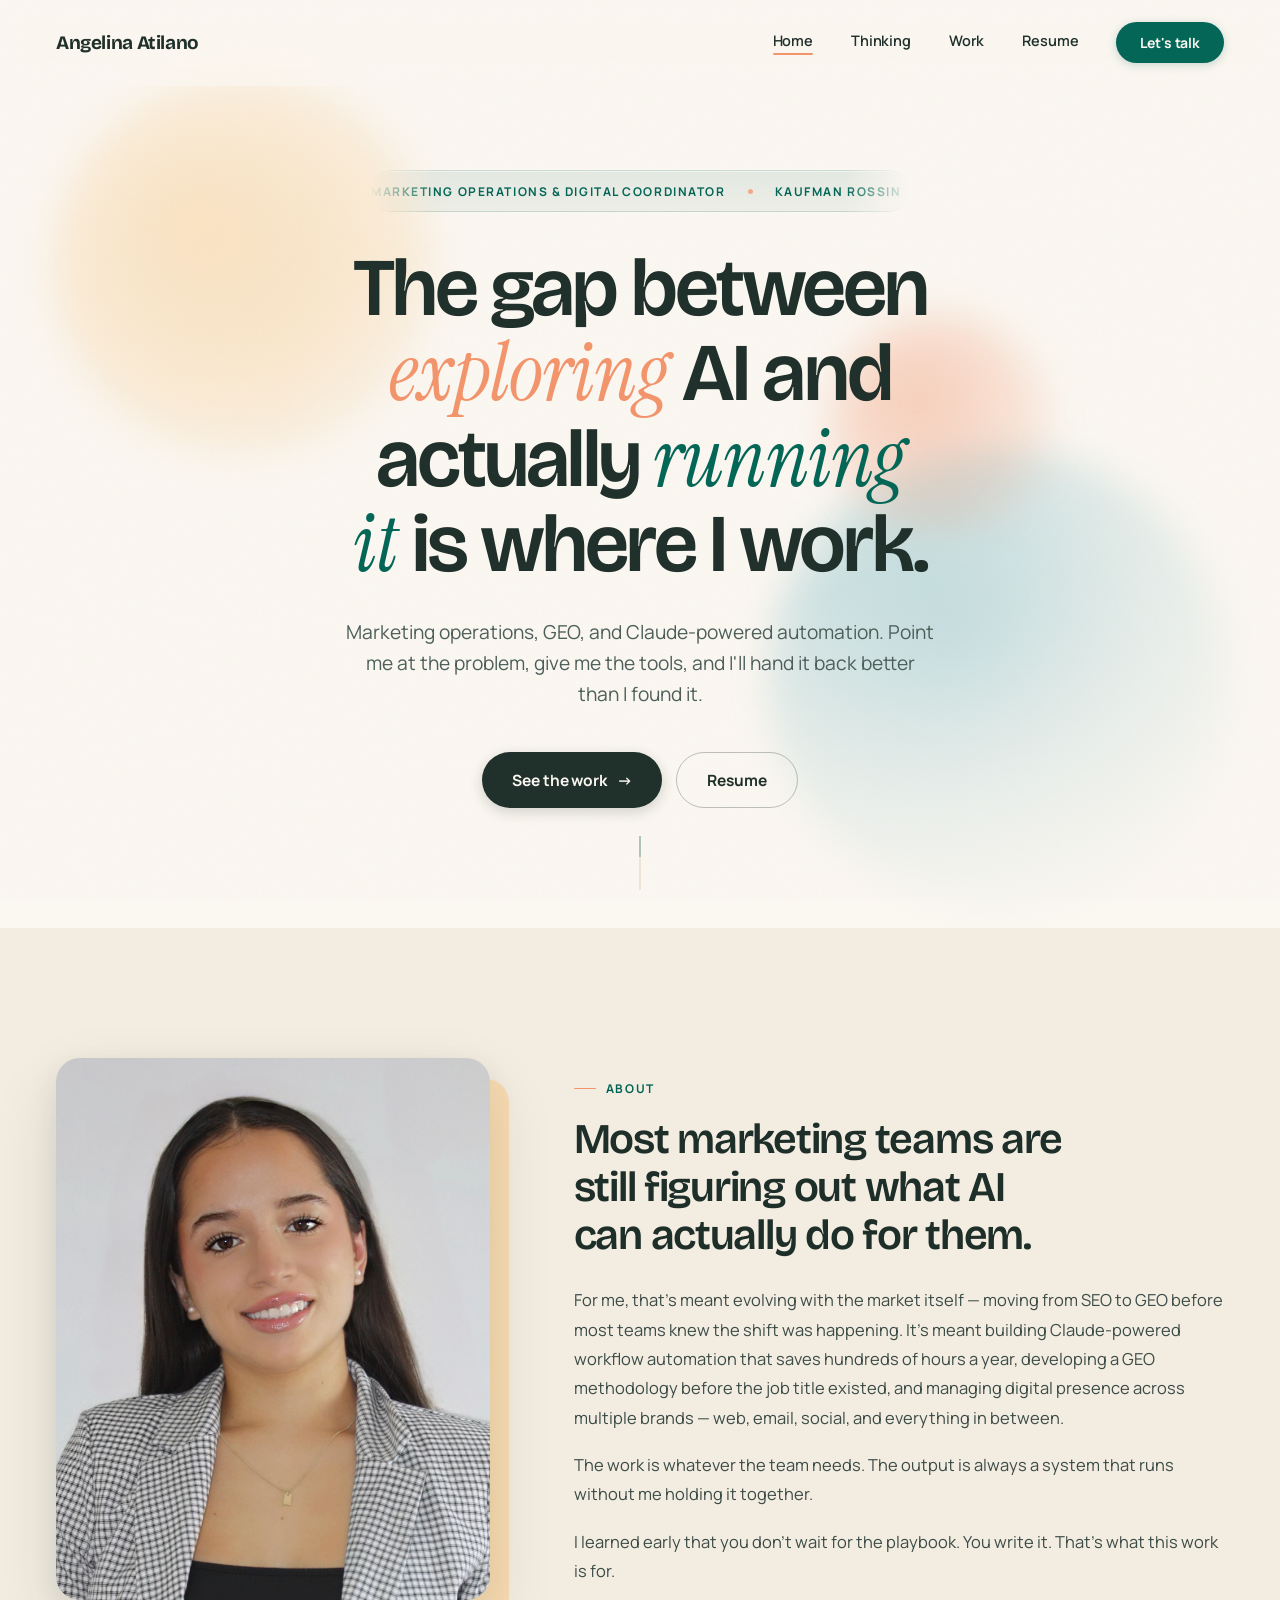
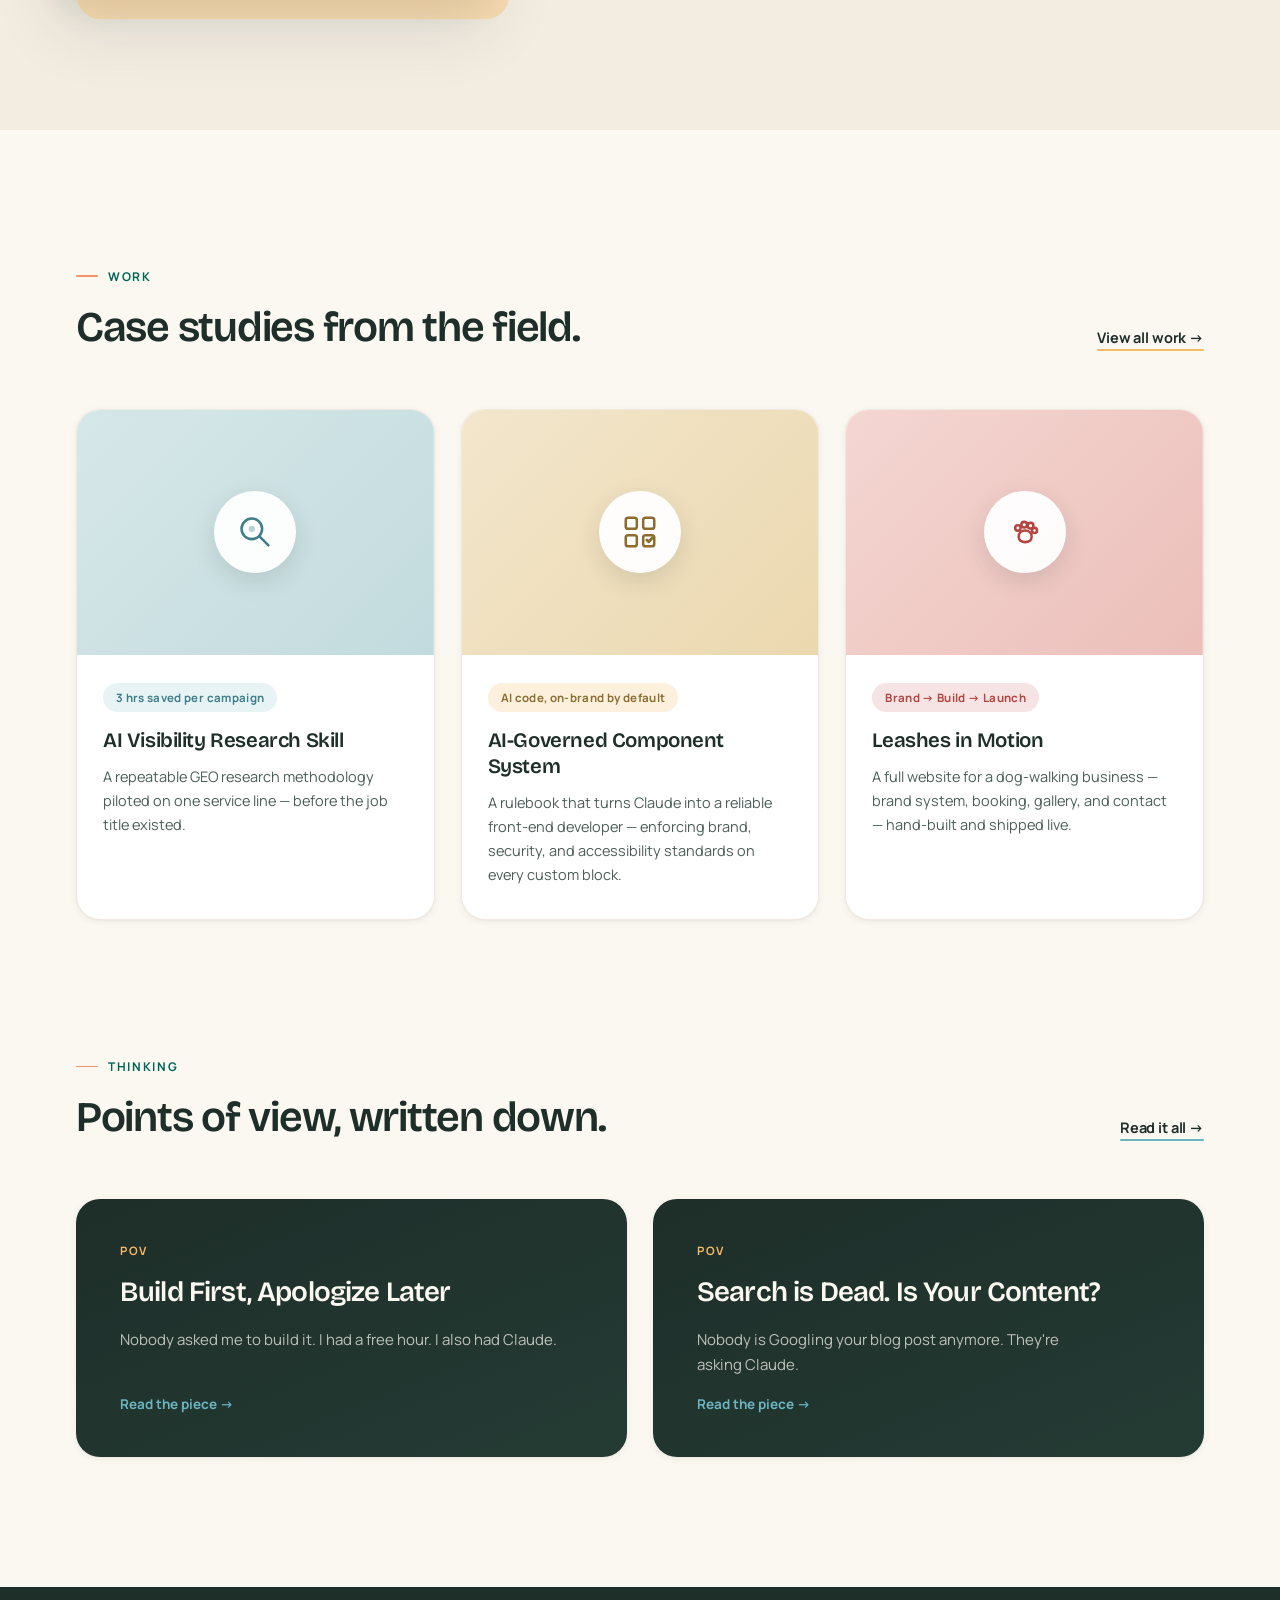
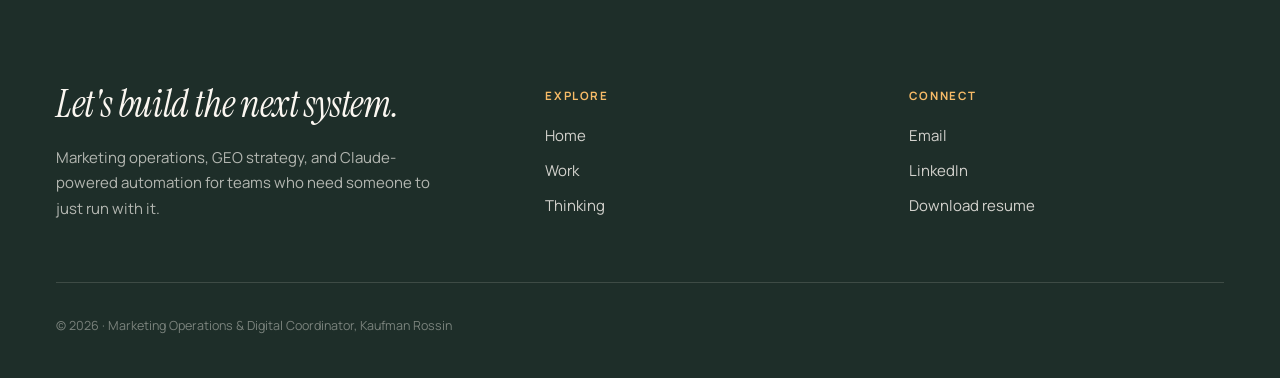
<file: index.html>
<!DOCTYPE html>
<html lang="en">
<head>
<meta charset="utf-8">
<meta name="viewport" content="width=device-width, initial-scale=1, viewport-fit=cover">
<meta name="theme-color" content="#FBF7F1">
<title>Angelina Atilano — Marketing Operations &amp; Digital Coordinator</title>
<meta name="description" content="Marketing operations, GEO, and Claude-powered automation. Case studies and thinking from Angelina Atilano.">
<link rel="preconnect" href="https://fonts.googleapis.com">
<link rel="stylesheet" href="css/style.css">
</head>
<body>

<div class="scroll-progress" aria-hidden="true"><span data-scroll-progress></span></div>

<nav class="nav">
  <a href="index.html" class="nav-brand"><span>Angelina Atilano</span></a>
  <button class="nav-toggle" data-nav-toggle aria-label="Toggle menu" aria-expanded="false">
    <span></span><span></span><span></span>
  </button>
  <div class="nav-links" data-nav-links>
    <a href="index.html" class="nav-link active">Home</a>
    <a href="thinking.html" class="nav-link">Thinking</a>
    <a href="work.html" class="nav-link">Work</a>
    <a href="assets/Angelina-Atilano-Resume.pdf" download="Angelina Atilano Resume.pdf" class="nav-link">Resume</a>
    <a href="#contact" class="nav-cta">Let's talk</a>
  </div>
</nav>

<section class="hero">
  <div class="blob blob-a"></div>
  <div class="blob blob-b"></div>
  <div class="blob blob-c"></div>

  <div class="hero-marquee">
    <div class="hero-marquee-track">
      <span class="mq-item">Marketing Operations &amp; Digital Coordinator</span>
      <i class="mq-sep" aria-hidden="true"></i>
      <span class="mq-item">Kaufman Rossin</span>
      <i class="mq-sep" aria-hidden="true"></i>
      <span class="mq-item">UNC Kenan-Flagler '26</span>
      <i class="mq-sep" aria-hidden="true"></i>
      <span class="mq-item" aria-hidden="true">Marketing Operations &amp; Digital Coordinator</span>
      <i class="mq-sep" aria-hidden="true"></i>
      <span class="mq-item" aria-hidden="true">Kaufman Rossin</span>
      <i class="mq-sep" aria-hidden="true"></i>
      <span class="mq-item" aria-hidden="true">UNC Kenan-Flagler '26</span>
      <i class="mq-sep" aria-hidden="true"></i>
    </div>
  </div>

  <h1>The gap between <span class="accent-orange">exploring</span> AI and actually <span class="accent-teal">running it</span> is where I work.</h1>

  <p class="lead">Marketing operations, GEO, and Claude-powered automation. Point me at the problem, give me the tools, and I'll hand it back better than I found it.</p>

  <div class="hero-ctas">
    <a href="work.html" class="btn-primary">See the work <span>→</span></a>
    <a href="assets/Angelina-Atilano-Resume.pdf" download="Angelina Atilano Resume.pdf" class="btn-outline">Resume</a>
  </div>

  <div class="scroll-cue" aria-hidden="true"><span></span></div>
</section>

<section class="about reveal">
  <div class="about-portrait" data-tilt-wrap>
    <img src="assets/headshot.jpg" alt="Portrait of Angelina Atilano" data-tilt>
  </div>
  <div>
    <span class="section-label">About</span>
    <h2>Most marketing teams are still figuring out what AI can actually do for them.</h2>
    <p>For me, that's meant evolving with the market itself — moving from SEO to GEO before most teams knew the shift was happening. It's meant building Claude-powered workflow automation that saves hundreds of hours a year, developing a GEO methodology before the job title existed, and managing digital presence across multiple brands — web, email, social, and everything in between.</p>
    <p>The work is whatever the team needs. The output is always a system that runs without me holding it together.</p>
    <p>I learned early that you don't wait for the playbook. You write it. That's what this work is for.</p>
  </div>
</section>

<section class="section-wrap reveal">
  <div class="section-head">
    <div>
      <span class="section-label">Work</span>
      <h2>Case studies from the field.</h2>
    </div>
    <a href="work.html" class="section-head-link">View all work →</a>
  </div>

  <div class="case-grid">
    <a href="work.html#ai-visibility" class="case-card">
      <div class="case-visual" style="background: linear-gradient(135deg,#D6E7E9,#C3DBDE);">
        <div class="case-icon-badge">
          <svg viewBox="0 0 24 24" fill="none" stroke="#3E7E88" stroke-width="1.6" stroke-linecap="round" stroke-linejoin="round">
            <circle cx="10" cy="10" r="6.5"/>
            <circle cx="10" cy="10" r="2" fill="#3E7E88" stroke="none" opacity="0.35"/>
            <line x1="14.8" y1="14.8" x2="20.5" y2="20.5"/>
          </svg>
        </div>
      </div>
      <div class="case-body">
        <span class="case-metric" style="color:#3E7E88; background:rgba(107,179,192,0.16);">3 hrs saved per campaign</span>
        <h3>AI Visibility Research Skill</h3>
        <p>A repeatable GEO research methodology piloted on one service line — before the job title existed.</p>
      </div>
    </a>

    <a href="work.html#component-system" class="case-card">
      <div class="case-visual" style="background: linear-gradient(135deg,#F3E6CC,#EBD8AF);">
        <div class="case-icon-badge">
          <svg viewBox="0 0 24 24" fill="none" stroke="#8A6D2F" stroke-width="1.6" stroke-linecap="round" stroke-linejoin="round">
            <rect x="3" y="3" width="7" height="7" rx="1.5"/>
            <rect x="14" y="3" width="7" height="7" rx="1.5"/>
            <rect x="3" y="14" width="7" height="7" rx="1.5"/>
            <rect x="14" y="14" width="7" height="7" rx="1.5"/>
            <path d="M16.3 17l1.2 1.2 2.4-2.5" stroke-width="1.8"/>
          </svg>
        </div>
      </div>
      <div class="case-body">
        <span class="case-metric" style="color:#8A6D2F; background:rgba(247,187,103,0.22);">AI code, on-brand by default</span>
        <h3>AI-Governed Component System</h3>
        <p>A rulebook that turns Claude into a reliable front-end developer — enforcing brand, security, and accessibility standards on every custom block.</p>
      </div>
    </a>

    <a href="work.html#leashes-in-motion" class="case-card">
      <div class="case-visual" style="background: linear-gradient(135deg,#F4D6D2,#ECBFB9);">
        <div class="case-icon-badge">
          <svg viewBox="0 0 24 24" fill="none" stroke="#B5443E" stroke-width="1.6" stroke-linecap="round" stroke-linejoin="round">
            <circle cx="7.5" cy="9.5" r="1.7"/>
            <circle cx="11.5" cy="7.4" r="1.8"/>
            <circle cx="15.5" cy="8" r="1.8"/>
            <circle cx="18" cy="11" r="1.6"/>
            <path d="M8 15c0-2.4 1.9-3.9 4.1-3.9S16.2 12.6 16.2 15c0 2.1-1.8 3.4-4.1 3.4S8 17.1 8 15z"/>
          </svg>
        </div>
      </div>
      <div class="case-body">
        <span class="case-metric" style="color:#B5443E; background:rgba(181,68,62,0.14);">Brand → Build → Launch</span>
        <h3>Leashes in Motion</h3>
        <p>A full website for a dog-walking business — brand system, booking, gallery, and contact — hand-built and shipped live.</p>
      </div>
    </a>
  </div>
</section>

<section class="section-wrap reveal" style="padding-top: 0; padding-bottom: 130px;">
  <div class="section-head">
    <div>
      <span class="section-label">Thinking</span>
      <h2>Points of view, written down.</h2>
    </div>
    <a href="thinking.html" class="section-head-link blue">Read it all →</a>
  </div>

  <div class="think-grid">
    <a href="thinking.html" class="think-card">
      <span class="tag">POV</span>
      <h3>Build First, Apologize Later</h3>
      <p>Nobody asked me to build it. I had a free hour. I also had Claude.</p>
      <span class="read-link">Read the piece →</span>
    </a>
    <a href="thinking.html" class="think-card">
      <span class="tag">POV</span>
      <h3>Search is Dead. Is Your Content?</h3>
      <p>Nobody is Googling your blog post anymore. They're asking Claude.</p>
      <span class="read-link">Read the piece →</span>
    </a>
  </div>
</section>

<footer class="footer" id="contact">
  <div class="footer-grid">
    <div>
      <h3>Let's build the next system.</h3>
      <p>Marketing operations, GEO strategy, and Claude-powered automation for teams who need someone to just run with it.</p>
    </div>
    <div>
      <span class="footer-label">Explore</span>
      <div class="footer-links">
        <a href="index.html">Home</a>
        <a href="work.html">Work</a>
        <a href="thinking.html">Thinking</a>
      </div>
    </div>
    <div>
      <span class="footer-label">Connect</span>
      <div class="footer-links">
        <a href="mailto:angelinatilano@gmail.com">Email</a>
        <a href="#">LinkedIn</a>
        <a href="assets/Angelina-Atilano-Resume.pdf" download="Angelina Atilano Resume.pdf">Download resume</a>
      </div>
    </div>
  </div>
  <p class="footer-copy">© 2026 · Marketing Operations &amp; Digital Coordinator, Kaufman Rossin</p>
</footer>

<script src="js/main.js"></script>
</body>
</html>
</file>
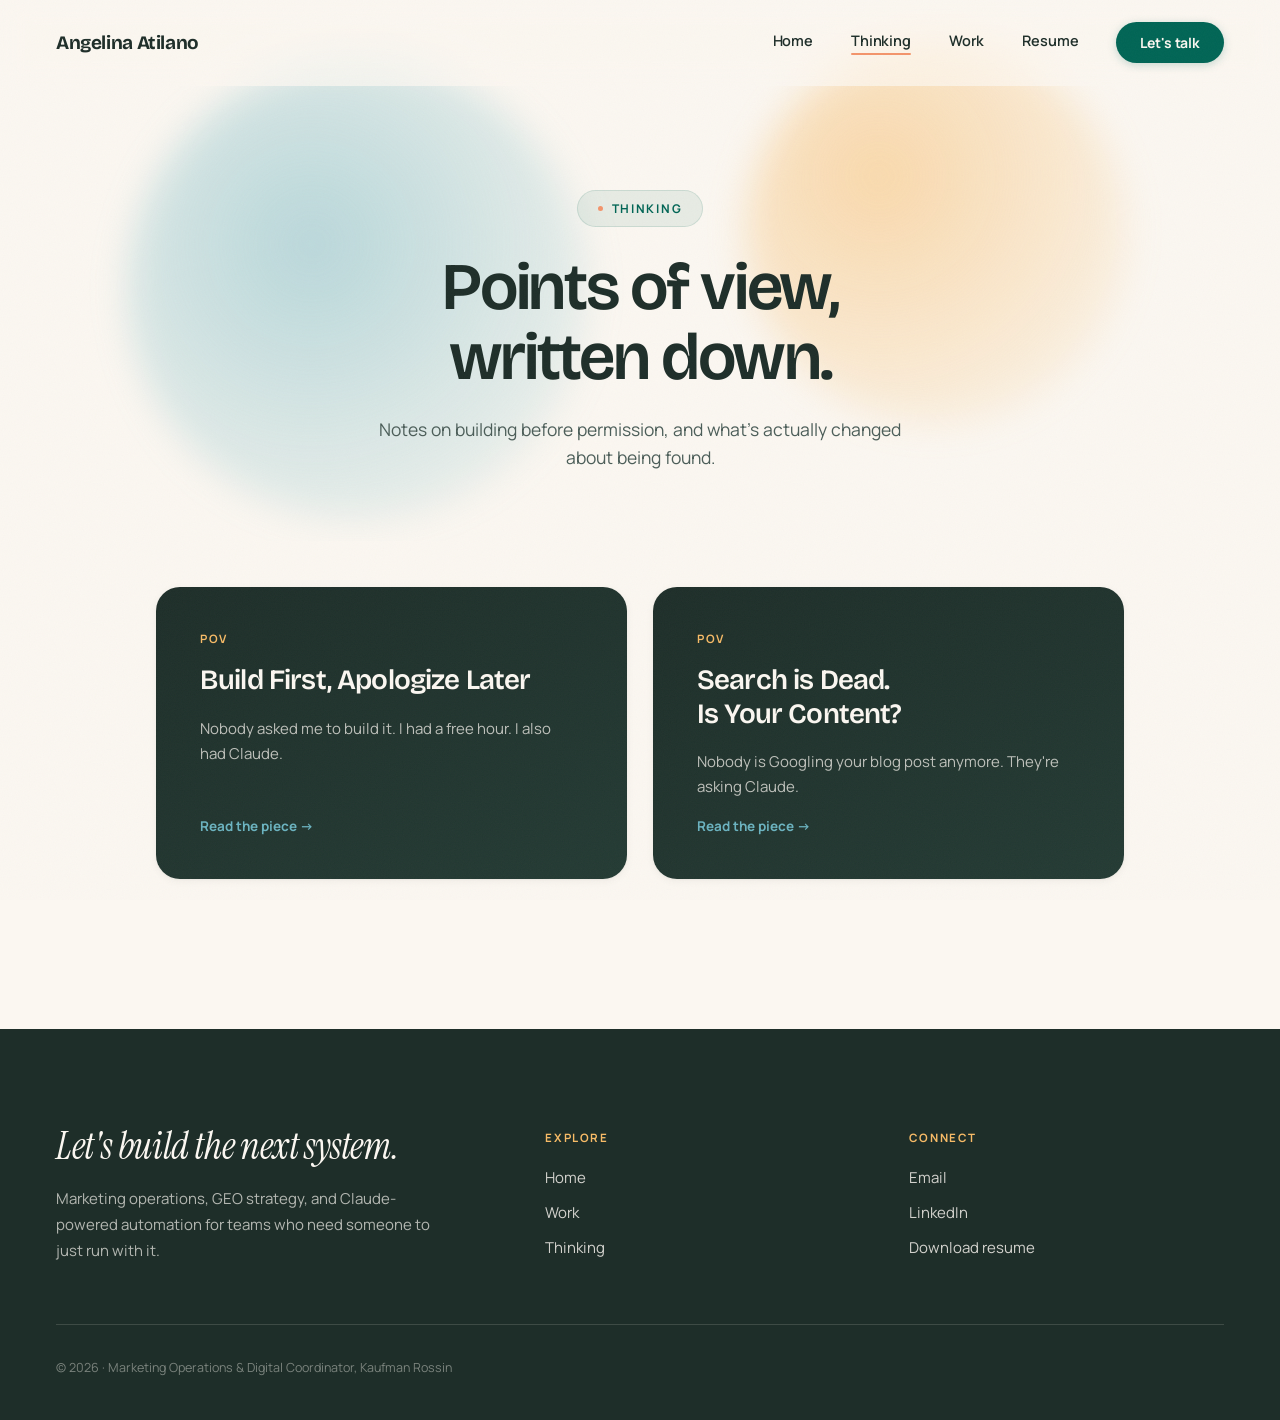
<file: thinking.html>
<!DOCTYPE html>
<html lang="en">
<head>
<meta charset="utf-8">
<meta name="viewport" content="width=device-width, initial-scale=1, viewport-fit=cover">
<meta name="theme-color" content="#FBF7F1">
<title>Thinking — Angelina Atilano</title>
<meta name="description" content="Points of view on AI, marketing operations, and GEO from Angelina Atilano.">
<link rel="preconnect" href="https://fonts.googleapis.com">
<link rel="stylesheet" href="css/style.css">
</head>
<body>

<div class="scroll-progress" aria-hidden="true"><span data-scroll-progress></span></div>

<nav class="nav">
  <a href="index.html" class="nav-brand"><span>Angelina Atilano</span></a>
  <button class="nav-toggle" data-nav-toggle aria-label="Toggle menu" aria-expanded="false">
    <span></span><span></span><span></span>
  </button>
  <div class="nav-links" data-nav-links>
    <a href="index.html" class="nav-link">Home</a>
    <a href="thinking.html" class="nav-link active">Thinking</a>
    <a href="work.html" class="nav-link">Work</a>
    <a href="assets/Angelina-Atilano-Resume.pdf" download="Angelina Atilano Resume.pdf" class="nav-link">Resume</a>
    <a href="index.html#contact" class="nav-cta">Let's talk</a>
  </div>
</nav>

<div data-grid-view>
  <section class="page-hero">
    <div class="blob blob-a" style="top:8%; right:12%; left:auto;"></div>
    <div class="blob blob-b" style="bottom:4%; left:10%; right:auto;"></div>
    <span class="eyebrow">Thinking</span>
    <h1>Points of view, written down.</h1>
    <p>Notes on building before permission, and what's actually changed about being found.</p>
  </section>

  <section class="list-section narrow">
    <div class="think-grid">
      <button class="think-card" data-open-detail="build-first">
        <span class="tag">POV</span>
        <h3>Build First, Apologize Later</h3>
        <p>Nobody asked me to build it. I had a free hour. I also had Claude.</p>
        <span class="read-link">Read the piece →</span>
      </button>
      <button class="think-card" data-open-detail="search-is-dead">
        <span class="tag">POV</span>
        <h3>Search is Dead. Is Your Content?</h3>
        <p>Nobody is Googling your blog post anymore. They're asking Claude.</p>
        <span class="read-link">Read the piece →</span>
      </button>
    </div>
  </section>
</div>

<article class="detail" data-detail="build-first">
  <button class="back-btn" data-close-detail>← All thinking</button>
  <span class="kicker">Thinking</span>
  <span class="tag-pill">POV</span>
  <h1>Build First, Apologize Later</h1>

  <p class="body-text">Nobody asked me to build it.</p>
  <p class="body-text">There was a problem — every time a professional at my firm got featured in a news article, someone had to manually read the piece, fill out a standardized format, and make sure we weren't copy-pasting content that could create legal issues. It was repetitive, it was slow, and it was the kind of task that falls to whoever has a free hour.</p>
  <p class="body-text">I had a free hour. I also had Claude.</p>
  <p class="body-text">So I built a skill — a reusable AI workflow that reads the article, categorizes it accurately, extracts the right information into the standardized format, and hard-checks for fabricated quotes. I used it for weeks before I told anyone. The output was clean. The categories were right. No hallucinated quotes, no invented attribution.</p>
  <p class="body-text">Then I showed the team on a call.</p>
  <p class="body-text">The first reaction was skepticism — fair. AI making up quotes in a professional services context is a real risk, not a hypothetical one. But the output spoke for itself. The team saw it work in real time, understood how the guardrails functioned, and within weeks it was running in production.</p>
  <p class="body-text">That's the thing nobody tells you about being entry-level: you're not too junior to solve problems. You're actually positioned perfectly to solve them. You see the inefficiencies with fresh eyes. You haven't been doing it the old way long enough to think the old way is inevitable. And you have access to tools that can close the gap between "this is annoying" and "this is automated" faster than any generation before you.</p>
  <p class="body-text">Most professionals have settled into knowing what they do and how they do it. You know what they do — and you can do it better and faster.</p>
  <p class="body-text">So find the problem. Sign up to be the solution. Build the thing. Use it until the results are undeniable. Then show the team.</p>
  <p class="body-text">Ask permission to scale. Not to build.</p>

  <div class="comment-section" data-comment-form>
    <h3>Share your thoughts</h3>
    <textarea placeholder="What's your take?"></textarea>
    <button data-submit-comment>Post response</button>
    <div class="comment-list" data-comment-list></div>
  </div>
</article>

<article class="detail" data-detail="search-is-dead">
  <button class="back-btn" data-close-detail>← All thinking</button>
  <span class="kicker">Thinking</span>
  <span class="tag-pill">POV</span>
  <h1>Search is Dead. Is Your Content?</h1>

  <p class="body-text">Nobody is Googling your blog post.</p>
  <p class="body-text">They're asking ChatGPT. They're asking Perplexity. They're asking Claude. And if your brand isn't showing up in those answers — you don't exist. Not to that person. Not in that moment. Not for that decision.</p>
  <p class="body-text">This isn't a prediction anymore. In May 2026, Google's VP of Search stood on stage at I/O and said it plainly: "Google Search is AI search." TechCrunch called it the same week: "The era of the ten blue links is officially over." The game changed. Most marketing teams are still playing the old one.</p>
  <p class="body-text">We spent a decade optimizing for a blue link. Keywords, backlinks, meta descriptions, H1 tags — all of it built for a search engine that shows ten results and hopes you pick the right one. That game isn't over, but it's not the only game anymore.</p>
  <p class="body-text">Here's what actually changed: search engines rank pages. AI systems cite sources. The difference is enormous.</p>
  <p class="body-text">To rank, you need authority and relevance. To get cited, you need to be the clearest, most direct answer to the question someone is actually asking. AI doesn't scroll. It doesn't compare. It synthesizes — and it reaches for the source that made the answer obvious.</p>
  <p class="body-text">That means your 2,000-word SEO blog written for a crawl bot? Probably not getting cited. Your clearly structured, direct, expertise-first content that actually answers the question? That's the new real estate.</p>
  <p class="body-text">And while we're here — nobody has a full attention span anymore unless you hand them a reason to. Have a report? Break it into micro content for social. Have a blog? It exists for one reason now: to build AI authority. To signal to the systems that synthesize answers that you are a credible source worth citing.</p>
  <p class="body-text">If you don't show up in AI responses, who are you?</p>
  <p class="body-text">The teams winning right now aren't the ones with the biggest content budgets. They're the ones who figured out that the algorithm changed — and changed with it.</p>

  <div class="comment-section" data-comment-form>
    <h3>Share your thoughts</h3>
    <textarea placeholder="What's your take?"></textarea>
    <button data-submit-comment>Post response</button>
    <div class="comment-list" data-comment-list></div>
  </div>
</article>

<footer class="footer" id="contact">
  <div class="footer-grid">
    <div>
      <h3>Let's build the next system.</h3>
      <p>Marketing operations, GEO strategy, and Claude-powered automation for teams who need someone to just run with it.</p>
    </div>
    <div>
      <span class="footer-label">Explore</span>
      <div class="footer-links">
        <a href="index.html">Home</a>
        <a href="work.html">Work</a>
        <a href="thinking.html">Thinking</a>
      </div>
    </div>
    <div>
      <span class="footer-label">Connect</span>
      <div class="footer-links">
        <a href="mailto:angelinatilano@gmail.com">Email</a>
        <a href="#">LinkedIn</a>
        <a href="assets/Angelina-Atilano-Resume.pdf" download="Angelina Atilano Resume.pdf">Download resume</a>
      </div>
    </div>
  </div>
  <p class="footer-copy">© 2026 · Marketing Operations &amp; Digital Coordinator, Kaufman Rossin</p>
</footer>

<script src="js/main.js"></script>
<script>
  initDetailToggle();
  initCommentForms();
</script>
</body>
</html>
</file>
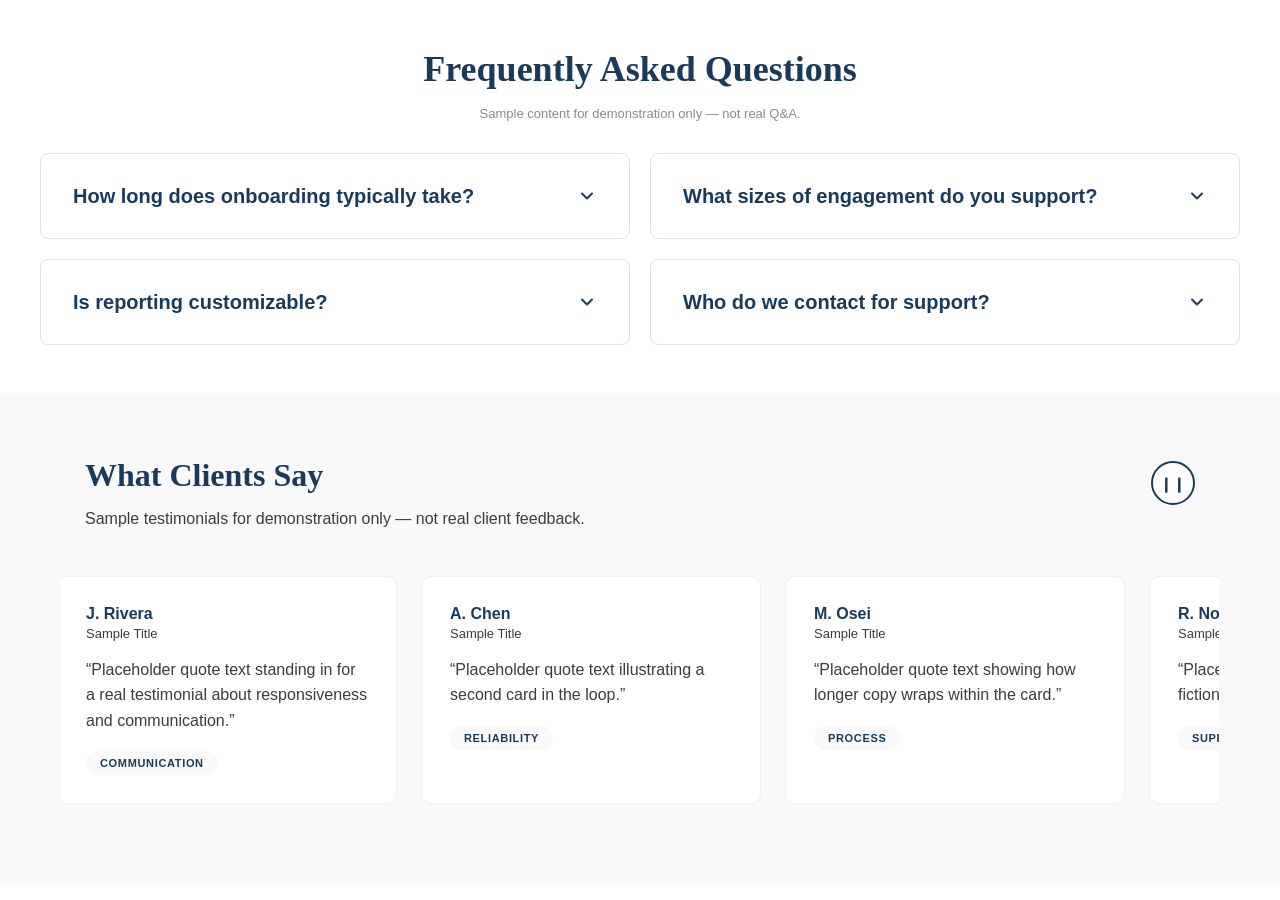
<file: assets/case-studies/component-system-samples.html>
<!DOCTYPE html>
<html lang="en">
<head>
<meta charset="UTF-8">
<meta name="viewport" content="width=device-width, initial-scale=1">
<title>Component Samples — Illustrative Demo</title>
<style>body{margin:0;background:#ffffff;}</style>
</head>
<body>
<!--
  SAMPLE COMPONENTS — Illustrative only.
  All names, quotes, companies, and Q&A content below are fictional placeholders
  written for demonstration purposes. They are not real client testimonials,
  not real FAQ content, and not affiliated with any actual company.
-->

<!-- ============================================================ -->
<!-- SAMPLE 1: FAQ ACCORDION -->
<!-- ============================================================ -->
<div style="max-width:1200px;margin:0 auto;padding:48px 20px;font-family:Arial,sans-serif;font-size:16px;color:#3c3c3c;">

  <h2 style="font-family:Georgia,serif;font-size:36px;font-weight:700;color:#1a3a5c;margin:0 0 2.5rem;text-align:center;">Frequently Asked Questions</h2>
  <p style="text-align:center;font-size:13px;color:#8a8a8a;margin:-1.5rem 0 2rem;">Sample content for demonstration only — not real Q&amp;A.</p>

  <style>
    .faq-grid{display:grid;grid-template-columns:1fr 1fr;gap:1.25rem;}
    .faq-item{background:#ffffff;border:1px solid #e0e0e0;border-radius:8px;overflow:hidden;transition:border-color 0.2s;}
    .faq-item.open{border-color:#1a3a5c;}
    .faq-trigger{width:100%;background:none;border:none;outline:none;padding:1.75rem 2rem;display:flex;justify-content:space-between;align-items:center;cursor:pointer;text-align:left;gap:20px;}
    .faq-trigger:focus-visible{outline:2px solid #1a3a5c;outline-offset:-2px;border-radius:8px;}
    .faq-q{font-size:20px;font-weight:700;color:#1a3a5c;margin:0;line-height:1.4;}
    .faq-chevron{flex-shrink:0;width:20px;height:20px;display:flex;align-items:center;justify-content:center;transition:transform 0.25s ease;}
    .faq-item.open .faq-chevron{transform:rotate(180deg);}
    .faq-answer{max-height:0;overflow:hidden;transition:max-height 0.35s ease;}
    .faq-answer-inner{font-size:18px;color:#3c3c3c;line-height:1.85;padding:0 2rem 2rem;}
    .faq-divider{height:1px;background:#e0e0e0;margin:0 2rem 1.5rem;}
    .faq-item.open .faq-answer{max-height:800px;}
    @media(max-width:680px){
      .faq-grid{grid-template-columns:1fr;}
      .faq-trigger{padding:1.25rem 1.5rem;}
      .faq-answer-inner{padding:0 1.5rem 1.5rem;font-size:17px;}
      .faq-divider{margin:0 1.5rem 1.25rem;}
      .faq-q{font-size:18px;}
    }
  </style>

  <div class="faq-grid">

    <div class="faq-item">
      <button class="faq-trigger" aria-expanded="false">
        <span class="faq-q">How long does onboarding typically take?</span>
        <span class="faq-chevron" aria-hidden="true">
          <svg width="20" height="20" viewBox="0 0 20 20" fill="none" xmlns="http://www.w3.org/2000/svg"><path d="M5 7.5L10 12.5L15 7.5" stroke="#1a3a5c" stroke-width="2" stroke-linecap="round" stroke-linejoin="round"/></svg>
        </span>
      </button>
      <div class="faq-answer" role="region">
        <div class="faq-divider"></div>
        <p class="faq-answer-inner">Sample answer text. This would describe the typical onboarding timeline and process in a real deployment.</p>
      </div>
    </div>

    <div class="faq-item">
      <button class="faq-trigger" aria-expanded="false">
        <span class="faq-q">What sizes of engagement do you support?</span>
        <span class="faq-chevron" aria-hidden="true">
          <svg width="20" height="20" viewBox="0 0 20 20" fill="none" xmlns="http://www.w3.org/2000/svg"><path d="M5 7.5L10 12.5L15 7.5" stroke="#1a3a5c" stroke-width="2" stroke-linecap="round" stroke-linejoin="round"/></svg>
        </span>
      </button>
      <div class="faq-answer" role="region">
        <div class="faq-divider"></div>
        <p class="faq-answer-inner">Sample answer text. This is placeholder copy standing in for a real response.</p>
      </div>
    </div>

    <div class="faq-item">
      <button class="faq-trigger" aria-expanded="false">
        <span class="faq-q">Is reporting customizable?</span>
        <span class="faq-chevron" aria-hidden="true">
          <svg width="20" height="20" viewBox="0 0 20 20" fill="none" xmlns="http://www.w3.org/2000/svg"><path d="M5 7.5L10 12.5L15 7.5" stroke="#1a3a5c" stroke-width="2" stroke-linecap="round" stroke-linejoin="round"/></svg>
        </span>
      </button>
      <div class="faq-answer" role="region">
        <div class="faq-divider"></div>
        <p class="faq-answer-inner">Sample answer text, illustrating a second row and how the grid wraps.</p>
      </div>
    </div>

    <div class="faq-item">
      <button class="faq-trigger" aria-expanded="false">
        <span class="faq-q">Who do we contact for support?</span>
        <span class="faq-chevron" aria-hidden="true">
          <svg width="20" height="20" viewBox="0 0 20 20" fill="none" xmlns="http://www.w3.org/2000/svg"><path d="M5 7.5L10 12.5L15 7.5" stroke="#1a3a5c" stroke-width="2" stroke-linecap="round" stroke-linejoin="round"/></svg>
        </span>
      </button>
      <div class="faq-answer" role="region">
        <div class="faq-divider"></div>
        <p class="faq-answer-inner">Sample answer text, completing the demo grid.</p>
      </div>
    </div>

  </div>

  <script>
    document.querySelectorAll('.faq-trigger').forEach(function(btn){
      btn.addEventListener('click',function(){
        var item=this.closest('.faq-item');
        var isOpen=item.classList.contains('open');
        item.classList.toggle('open',!isOpen);
        this.setAttribute('aria-expanded',!isOpen);
      });
    });
  </script>

</div>


<!-- ============================================================ -->
<!-- SAMPLE 2: AUTO-SCROLLING TESTIMONIAL MARQUEE -->
<!-- ============================================================ -->
<div id="sample-marquee" style="background:#f9f9f9;padding:64px 0;font-family:Arial,sans-serif;">
  <div style="max-width:1110px;margin:0 auto;padding:0 24px;">

    <div style="display:flex;align-items:flex-start;justify-content:space-between;gap:20px;margin-bottom:40px;text-align:left;">
      <div style="flex:1 1 auto;">
        <h2 style="font-family:Georgia,serif;font-size:32px;font-weight:700;color:#1a3a5c;margin:0 0 12px;">What Clients Say</h2>
        <p style="font-size:16px;color:#3c3c3c;max-width:620px;margin:0;line-height:1.6;">Sample testimonials for demonstration only — not real client feedback.</p>
      </div>
      <button id="marquee-playpause" aria-label="Pause testimonial scrolling" aria-pressed="false"
        style="flex:0 0 auto;width:44px;height:44px;border-radius:50%;background:#fff;border:2px solid #1a3a5c;color:#1a3a5c;font-size:15px;line-height:1;cursor:pointer;display:flex;align-items:center;justify-content:center;margin-top:4px;">❙❙</button>
    </div>

    <div id="marquee-track" role="region" aria-label="Client testimonials, auto-scrolling. Use left and right arrow keys, or drag, to scroll manually." tabindex="0"
      style="display:flex;gap:24px;overflow-x:auto;-webkit-overflow-scrolling:touch;cursor:grab;scrollbar-width:none;padding:4px 24px 16px;margin:0 -24px;"></div>
  </div>
</div>

<style>
  #marquee-track::-webkit-scrollbar{display:none;}
  #marquee-track.dragging{cursor:grabbing;}
  .marquee-card{flex:0 0 340px;box-sizing:border-box;background:#fff;border-radius:10px;border:1px solid #f0f0f0;padding:28px;text-align:left;user-select:none;}
  .marquee-name{display:block;font-size:16px;font-weight:700;color:#1a3a5c;}
  .marquee-title{display:block;font-size:13px;font-weight:400;color:#3c3c3c;margin-top:3px;}
  .marquee-quote{font-size:16px;color:#3c3c3c;line-height:1.6;margin:0 0 18px;}
  .marquee-tag{display:inline-block;font-size:11px;font-weight:700;letter-spacing:0.06em;text-transform:uppercase;color:#1a3a5c;background:#f9f9f9;border-radius:20px;padding:6px 14px;}
  @media (max-width:640px){
    .marquee-card{flex-basis:85vw;scroll-snap-align:center;}
    #marquee-playpause{display:none;}
    #marquee-track{scroll-snap-type:x mandatory;}
  }
</style>

<script>
document.addEventListener('DOMContentLoaded', function() {

  // FICTIONAL sample data — for demonstration only.
  var sampleTestimonials = [
    { quote: "Placeholder quote text standing in for a real testimonial about responsiveness and communication.", name: "J. Rivera", title: "Sample Title", tag: "Communication" },
    { quote: "Placeholder quote text illustrating a second card in the loop.", name: "A. Chen", title: "Sample Title", tag: "Reliability" },
    { quote: "Placeholder quote text showing how longer copy wraps within the card.", name: "M. Osei", title: "Sample Title", tag: "Process" },
    { quote: "Placeholder quote text for a fourth fictional example.", name: "R. Novak", title: "Sample Title", tag: "Support" },
    { quote: "Placeholder quote text completing the demo set.", name: "T. Alvarez", title: "Sample Title", tag: "Onboarding" }
  ];

  var track = document.getElementById('marquee-track');
  var playPauseBtn = document.getElementById('marquee-playpause');
  var block = document.getElementById('sample-marquee');
  var prefersReducedMotion = window.matchMedia && window.matchMedia('(prefers-reduced-motion: reduce)').matches;
  var isNarrowScreen = window.innerWidth <= 640;

  function buildCard(t) {
    var card = document.createElement('div');
    card.className = 'marquee-card';

    var header = document.createElement('div');
    var nameEl = document.createElement('span');
    nameEl.className = 'marquee-name';
    nameEl.innerText = t.name;
    header.appendChild(nameEl);

    var titleEl = document.createElement('span');
    titleEl.className = 'marquee-title';
    titleEl.innerText = t.title;
    header.appendChild(titleEl);

    card.appendChild(header);

    var quote = document.createElement('p');
    quote.className = 'marquee-quote';
    quote.style.marginTop = '16px';
    quote.innerText = '\u201C' + t.quote + '\u201D';
    card.appendChild(quote);

    var tag = document.createElement('span');
    tag.className = 'marquee-tag';
    tag.innerText = t.tag;
    card.appendChild(tag);

    return card;
  }

  for (var copy = 0; copy < 3; copy++) {
    sampleTestimonials.forEach(function(t) { track.appendChild(buildCard(t)); });
  }

  var singleSetWidth = 0;
  var position = 0;

  function measureAndInit() {
    singleSetWidth = track.scrollWidth / 3;
    track.scrollLeft = singleSetWidth;
    position = singleSetWidth;
  }
  measureAndInit();
  window.addEventListener('resize', measureAndInit);

  track.addEventListener('scroll', function() {
    if (isNarrowScreen || singleSetWidth <= 0) return;
    if (track.scrollLeft >= singleSetWidth * 2) {
      track.scrollLeft -= singleSetWidth;
      position -= singleSetWidth;
    } else if (track.scrollLeft <= 0) {
      track.scrollLeft += singleSetWidth;
      position += singleSetWidth;
    }
  });

  var speed = 0.35;
  var rafId = null;
  var playing = true;

  function step() {
    position += speed;
    track.scrollLeft = Math.round(position);
    rafId = requestAnimationFrame(step);
  }
  function startAutoplay() {
    if (prefersReducedMotion || rafId) return;
    position = track.scrollLeft;
    rafId = requestAnimationFrame(step);
  }
  function stopAutoplay() {
    if (rafId) { cancelAnimationFrame(rafId); rafId = null; }
  }
  function setPlaying(p) {
    playing = p;
    if (playing) {
      startAutoplay();
      playPauseBtn.innerText = '❙❙';
      playPauseBtn.setAttribute('aria-label', 'Pause testimonial scrolling');
      playPauseBtn.setAttribute('aria-pressed', 'false');
    } else {
      stopAutoplay();
      playPauseBtn.innerText = '▶';
      playPauseBtn.setAttribute('aria-label', 'Resume testimonial scrolling');
      playPauseBtn.setAttribute('aria-pressed', 'true');
    }
  }

  playPauseBtn.addEventListener('click', function() { setPlaying(!playing); });
  block.addEventListener('mouseenter', stopAutoplay);
  block.addEventListener('mouseleave', function() { if (playing) startAutoplay(); });
  track.addEventListener('focusin', stopAutoplay);
  track.addEventListener('focusout', function() { if (playing) startAutoplay(); });

  var isDragging = false, dragStartX = 0, dragStartScroll = 0;
  track.addEventListener('mousedown', function(e) {
    isDragging = true;
    track.classList.add('dragging');
    dragStartX = e.pageX;
    dragStartScroll = track.scrollLeft;
    stopAutoplay();
  });
  window.addEventListener('mousemove', function(e) {
    if (!isDragging) return;
    track.scrollLeft = dragStartScroll - (e.pageX - dragStartX);
    position = track.scrollLeft;
  });
  window.addEventListener('mouseup', function() {
    if (!isDragging) return;
    isDragging = false;
    track.classList.remove('dragging');
    if (playing) startAutoplay();
  });

  track.addEventListener('keydown', function(e) {
    if (e.key === 'ArrowRight') { track.scrollLeft += 364; position = track.scrollLeft; e.preventDefault(); }
    else if (e.key === 'ArrowLeft') { track.scrollLeft -= 364; position = track.scrollLeft; e.preventDefault(); }
  });

  if (prefersReducedMotion || isNarrowScreen) { setPlaying(false); } else { startAutoplay(); }
});
</script>
</body>
</html>
</file>
<file: css/style.css>
@import url('https://fonts.googleapis.com/css2?family=Instrument+Serif:ital@0;1&family=Bricolage+Grotesque:opsz,wght@12..96,400..800&family=Manrope:wght@400;500;600;700;800&display=swap');

:root {
  --cream: #FBF7F1;
  --cream-alt: #F3ECE1;
  --ink: #1E2E29;
  --ink-alt: #243B34;
  --body-text: #4B5D58;
  --body-text-dark: #2C3B37;
  --text-soft: #3B4B46;
  --teal: #006555;
  --teal-hover: #004d40;
  --orange: #F3946B;
  --gold: #F7BB67;
  --blue: #6BB3C0;
  --border: rgba(211,190,163,0.6);
  --border-soft: rgba(211,190,163,0.34);

  --display-family: 'Bricolage Grotesque', sans-serif;
  --display-italic: normal;
  --display-weight: 600;
  --serif: 'Instrument Serif', Georgia, serif;

  --r-sm: 12px;
  --r-md: 18px;
  --r-lg: 24px;
  --r-xl: 32px;

  --shadow-sm: 0 1px 2px rgba(30,46,41,0.04), 0 2px 8px rgba(30,46,41,0.05);
  --shadow-md: 0 4px 14px rgba(30,46,41,0.06), 0 14px 34px rgba(30,46,41,0.07);
  --shadow-lg: 0 10px 28px rgba(30,46,41,0.08), 0 28px 68px rgba(30,46,41,0.12);

  --ease: cubic-bezier(0.4, 0, 0.2, 1);
  --ease-out: cubic-bezier(0.16, 1, 0.3, 1);

  --shell: 1240px;
}

* { box-sizing: border-box; }

html {
  scroll-behavior: smooth;
  -webkit-text-size-adjust: 100%;
}

body {
  margin: 0;
  background: var(--cream);
  font-family: 'Manrope', sans-serif;
  color: var(--ink);
  overflow-x: hidden;
  -webkit-font-smoothing: antialiased;
  -moz-osx-font-smoothing: grayscale;
}

/* Fine grain overlay — adds tactile depth to the flat cream */
body::after {
  content: '';
  position: fixed;
  inset: 0;
  z-index: 9999;
  pointer-events: none;
  opacity: 0.035;
  background-image: url("data:image/svg+xml,%3Csvg xmlns='http://www.w3.org/2000/svg' width='140' height='140'%3E%3Cfilter id='n'%3E%3CfeTurbulence type='fractalNoise' baseFrequency='0.85' numOctaves='3'/%3E%3C/filter%3E%3Crect width='100%25' height='100%25' filter='url(%23n)'/%3E%3C/svg%3E");
}

a { color: inherit; }
img { max-width: 100%; }

::selection { background: rgba(0,101,85,0.16); color: var(--ink); }

@keyframes driftA { 0% { transform: translate(0,0) rotate(0deg); } 100% { transform: translate(28px,-36px) rotate(8deg); } }
@keyframes driftB { 0% { transform: translate(0,0) rotate(0deg); } 100% { transform: translate(-32px,30px) rotate(-6deg); } }
@keyframes marqueeScroll { 0% { transform: translateX(0); } 100% { transform: translateX(-50%); } }
@keyframes fadeInUp { 0% { opacity: 0; transform: translateY(22px); } 100% { opacity: 1; transform: translateY(0); } }
@keyframes cueSlide { 0% { transform: translateY(-100%); } 100% { transform: translateY(300%); } }

/* ---------- Scroll progress ---------- */
.scroll-progress {
  position: fixed;
  top: 0; left: 0; right: 0;
  height: 2px;
  z-index: 60;
  pointer-events: none;
  background: transparent;
}
.scroll-progress span {
  display: block;
  height: 100%;
  width: 100%;
  transform: scaleX(0);
  transform-origin: 0 50%;
  background: linear-gradient(90deg, var(--teal), var(--blue) 55%, var(--orange));
}

/* ---------- Nav ---------- */
.nav {
  position: fixed;
  top: 0; left: 0; right: 0;
  z-index: 50;
  display: flex;
  align-items: center;
  justify-content: space-between;
  padding: 22px 56px;
  background: rgba(251,247,241,0.72);
  backdrop-filter: blur(14px) saturate(1.4);
  -webkit-backdrop-filter: blur(14px) saturate(1.4);
  border-bottom: 1px solid transparent;
  transition: padding .35s var(--ease), background .35s var(--ease),
              border-color .35s var(--ease), box-shadow .35s var(--ease);
}
.nav.is-scrolled {
  padding: 14px 56px;
  background: rgba(251,247,241,0.86);
  border-bottom-color: var(--border-soft);
  box-shadow: 0 1px 20px rgba(30,46,41,0.05);
}

/* Without backdrop blur the translucent bar lets content read straight through,
   which makes the nav look like it's floating. Fall back to a solid fill. */
@supports not ((backdrop-filter: blur(1px)) or (-webkit-backdrop-filter: blur(1px))) {
  .nav { background: rgba(251,247,241,0.98); }
  .nav.is-scrolled { background: var(--cream); }
}

.nav-brand {
  display: flex;
  align-items: center;
  gap: 10px;
  text-decoration: none;
  color: var(--ink);
}
.nav-brand span {
  font-family: var(--display-family);
  font-weight: 700;
  font-size: 19px;
  letter-spacing: -0.02em;
  color: var(--ink);
}

.nav-links {
  display: flex;
  align-items: center;
  gap: 38px;
}

.nav-link {
  position: relative;
  text-decoration: none;
  color: var(--ink);
  font-size: 14.5px;
  font-weight: 600;
  letter-spacing: -0.01em;
  padding-bottom: 5px;
  transition: color .25s var(--ease);
}
.nav-link::after {
  content: '';
  position: absolute;
  left: 0; right: 0; bottom: 0;
  height: 2px;
  border-radius: 2px;
  background: var(--orange);
  transform: scaleX(0);
  transform-origin: 0 50%;
  transition: transform .38s var(--ease-out);
}
.nav-link:hover::after,
.nav-link.active::after { transform: scaleX(1); }

.nav-cta {
  position: relative;
  overflow: hidden;
  text-decoration: none;
  background: var(--teal);
  color: var(--cream);
  font-size: 14px;
  font-weight: 700;
  letter-spacing: -0.01em;
  padding: 11px 24px;
  border-radius: 100px;
  box-shadow: 0 2px 10px rgba(0,101,85,0.22);
  transition: transform .3s var(--ease-out), box-shadow .3s var(--ease), background .3s var(--ease);
}
.nav-cta:hover {
  background: var(--teal-hover);
  transform: translateY(-2px);
  box-shadow: 0 8px 22px rgba(0,101,85,0.3);
}

.nav-toggle {
  display: none;
  flex-direction: column;
  justify-content: center;
  gap: 5px;
  width: 36px; height: 36px;
  background: none;
  border: none;
  cursor: pointer;
  padding: 0;
}
.nav-toggle span {
  display: block;
  width: 100%;
  height: 2px;
  background: var(--ink);
  border-radius: 2px;
  transition: transform .3s var(--ease-out), opacity .2s ease;
}
.nav-toggle.is-open span:nth-child(1) { transform: translateY(7px) rotate(45deg); }
.nav-toggle.is-open span:nth-child(2) { opacity: 0; }
.nav-toggle.is-open span:nth-child(3) { transform: translateY(-7px) rotate(-45deg); }

@media (max-width: 760px) {
  /* On phones the bar reads as a solid surface rather than a translucent pill, and
     its padding absorbs the iOS status-bar inset so no content shows above it. */
  .nav, .nav.is-scrolled {
    padding: 14px 20px;
    padding-top: calc(14px + env(safe-area-inset-top, 0px));
    padding-left: calc(20px + env(safe-area-inset-left, 0px));
    padding-right: calc(20px + env(safe-area-inset-right, 0px));
    flex-wrap: wrap;
    background: rgba(251,247,241,0.97);
  }
  .nav.is-scrolled { background: var(--cream); }
  /* Menu open covers the viewport edge-to-edge, so it must be fully opaque */
  .nav:has(.nav-links.is-open) { background: var(--cream); }
  .scroll-progress { top: env(safe-area-inset-top, 0px); }
  .nav-brand span { font-size: 17px; }
  .nav-toggle { display: flex; }
  .nav-links {
    display: none;
    flex-basis: 100%;
    flex-direction: column;
    align-items: stretch;
    gap: 0;
    margin-top: 14px;
    padding-top: 6px;
    border-top: 1px solid var(--border-soft);
  }
  .nav-links.is-open { display: flex; animation: fadeInUp .35s var(--ease-out) both; }
  .nav-link {
    width: 100%;
    padding: 15px 2px;
    border-bottom: 1px solid var(--border-soft);
    font-size: 16px;
  }
  .nav-link::after { display: none; }
  .nav-link.active { color: var(--teal); }
  .nav-cta { margin-top: 16px; text-align: center; }
}

/* ---------- Hero ---------- */
.hero {
  position: relative;
  min-height: 100vh;
  min-height: 100svh;
  display: flex;
  flex-direction: column;
  align-items: center;
  justify-content: center;
  padding: 170px 24px 120px;
  text-align: center;
  overflow: hidden;
}
/* soft vignette so the blobs melt into the cream */
.hero::after {
  content: '';
  position: absolute;
  inset: 0;
  pointer-events: none;
  background: radial-gradient(ellipse 70% 55% at 50% 45%, transparent 40%, rgba(251,247,241,0.75) 100%);
}

.blob { position: absolute; border-radius: 50%; filter: blur(18px); }
.blob-a { top: 8%; left: 4%; width: 380px; height: 380px; background: radial-gradient(circle at 35% 35%, rgba(247,187,103,0.5), rgba(247,187,103,0)); animation: driftA 11s ease-in-out infinite alternate; }
.blob-b { bottom: 2%; right: 4%; width: 460px; height: 460px; background: radial-gradient(circle at 40% 40%, rgba(107,179,192,0.46), rgba(107,179,192,0)); animation: driftB 13s ease-in-out infinite alternate; }
.blob-c { top: 34%; right: 18%; width: 220px; height: 220px; background: radial-gradient(circle at 40% 40%, rgba(243,148,107,0.42), rgba(243,148,107,0)); animation: driftA 9s ease-in-out infinite alternate-reverse; }

/* Scrolling marquee pill */
.hero-marquee {
  position: relative;
  z-index: 1;
  display: flex;
  align-items: center;
  width: min(540px, 92vw);
  height: 42px;
  margin: 0 0 34px;
  overflow: hidden;
  border-radius: 100px;
  background: linear-gradient(180deg, rgba(0,101,85,0.09), rgba(0,101,85,0.05));
  border: 1px solid rgba(0,101,85,0.14);
  box-shadow: inset 0 1px 0 rgba(255,255,255,0.5);
  -webkit-mask-image: linear-gradient(90deg, transparent 0, #000 12%, #000 88%, transparent 100%);
  mask-image: linear-gradient(90deg, transparent 0, #000 12%, #000 88%, transparent 100%);
}
.hero-marquee-track {
  display: flex;
  align-items: center;
  width: max-content;
  animation: marqueeScroll 26s linear infinite;
  will-change: transform;
}
.hero-marquee:hover .hero-marquee-track { animation-play-state: paused; }
.mq-item {
  font-size: 12px;
  letter-spacing: 0.13em;
  text-transform: uppercase;
  font-weight: 700;
  color: var(--teal);
  white-space: nowrap;
}
.mq-sep {
  flex: none;
  width: 5px; height: 5px;
  margin: 0 22px;
  border-radius: 50%;
  background: var(--orange);
  opacity: 0.75;
}

.hero h1 {
  position: relative;
  z-index: 1;
  font-family: var(--display-family);
  font-weight: 600;
  font-size: clamp(42px, 6.4vw, 88px);
  line-height: 1.03;
  letter-spacing: -0.035em;
  max-width: 16ch;
  margin: 0 0 30px;
  color: var(--ink);
  text-wrap: balance;
}
/* serif italic accents — typographic contrast against the grotesque */
.hero h1 .accent-orange,
.hero h1 .accent-teal {
  font-family: var(--serif);
  font-style: italic;
  font-weight: 400;
  letter-spacing: -0.01em;
}
.hero h1 .accent-orange { color: var(--orange); }
.hero h1 .accent-teal { color: var(--teal); }

.hero p.lead {
  position: relative;
  z-index: 1;
  font-size: clamp(17px, 1.5vw, 19.5px);
  line-height: 1.62;
  max-width: 588px;
  color: var(--body-text);
  margin: 0 0 42px;
  text-wrap: pretty;
}

.hero-ctas {
  position: relative;
  z-index: 1;
  display: flex;
  gap: 14px;
  flex-wrap: wrap;
  justify-content: center;
}

.scroll-cue {
  position: absolute;
  z-index: 1;
  bottom: 38px; left: 50%;
  transform: translateX(-50%);
  width: 1px; height: 54px;
  overflow: hidden;
  background: var(--border);
}
.scroll-cue span {
  display: block;
  width: 100%; height: 40%;
  background: var(--teal);
  animation: cueSlide 2.4s var(--ease) infinite;
}
@media (max-width: 760px) { .scroll-cue { display: none; } }

/* ---------- Buttons ---------- */
.btn-primary,
.btn-outline {
  display: inline-flex;
  align-items: center;
  gap: 10px;
  font-size: 15.5px;
  font-weight: 700;
  letter-spacing: -0.01em;
  padding: 16px 30px;
  border-radius: 100px;
  text-decoration: none;
  transition: transform .32s var(--ease-out), background .28s var(--ease),
              color .28s var(--ease), box-shadow .32s var(--ease), border-color .28s var(--ease);
}
.btn-primary {
  background: var(--ink);
  color: var(--cream);
  box-shadow: 0 4px 14px rgba(30,46,41,0.18);
}
.btn-primary:hover {
  transform: translateY(-3px);
  background: var(--teal);
  box-shadow: 0 12px 30px rgba(0,101,85,0.28);
}
.btn-primary span { transition: transform .32s var(--ease-out); }
.btn-primary:hover span { transform: translateX(5px); }

.btn-outline {
  background: transparent;
  color: var(--ink);
  border: 1.5px solid rgba(30,46,41,0.28);
}
.btn-outline:hover {
  transform: translateY(-3px);
  background: var(--ink);
  color: var(--cream);
  border-color: var(--ink);
  box-shadow: 0 12px 30px rgba(30,46,41,0.2);
}

/* ---------- Reveal on scroll ---------- */
.reveal { opacity: 0; transform: translateY(30px); transition: opacity .85s var(--ease-out), transform .85s var(--ease-out); }
.reveal.is-visible { opacity: 1; transform: translateY(0); }

/* staggered children inside revealed sections */
.reveal .case-grid > *,
.reveal .think-grid > * {
  opacity: 0;
  transform: translateY(22px);
  transition: opacity .7s var(--ease-out), transform .7s var(--ease-out);
}
.reveal.is-visible .case-grid > *,
.reveal.is-visible .think-grid > * { opacity: 1; transform: none; }
.reveal.is-visible .case-grid > *:nth-child(1),
.reveal.is-visible .think-grid > *:nth-child(1) { transition-delay: .08s; }
.reveal.is-visible .case-grid > *:nth-child(2),
.reveal.is-visible .think-grid > *:nth-child(2) { transition-delay: .17s; }
.reveal.is-visible .case-grid > *:nth-child(3) { transition-delay: .26s; }
.reveal.is-visible .case-grid > *:nth-child(4) { transition-delay: .35s; }

/* ---------- About ---------- */
.about {
  padding: 130px 56px;
  background: var(--cream-alt);
  display: grid;
  grid-template-columns: 0.8fr 1.2fr;
  gap: 84px;
  align-items: center;
}

.about-portrait {
  position: relative;
  aspect-ratio: 4/5;
  border-radius: var(--r-lg);
  overflow: hidden;
  box-shadow: 20px 20px 0 -1px rgba(247,187,103,0.4), var(--shadow-lg);
}
.about-portrait img {
  position: absolute;
  top: -12%; left: 0;
  width: 100%; height: 124%;
  object-fit: cover;
  display: block;
  will-change: transform;
  transition: transform .1s linear;
}

.section-label {
  display: inline-flex;
  align-items: center;
  gap: 10px;
  font-size: 12px;
  letter-spacing: 0.14em;
  text-transform: uppercase;
  color: var(--teal);
  font-weight: 700;
}
.section-label::before {
  content: '';
  width: 22px; height: 1.5px;
  background: var(--orange);
  border-radius: 2px;
}

.about h2, .section-head h2 {
  font-family: var(--display-family);
  font-weight: 600;
  font-size: clamp(29px, 3.3vw, 45px);
  line-height: 1.14;
  letter-spacing: -0.03em;
  margin: 18px 0 26px;
  color: var(--ink);
  text-wrap: balance;
}

.about p { font-size: 16.5px; line-height: 1.78; color: var(--text-soft); margin: 0 0 18px; text-wrap: pretty; }
.about p:last-child { margin: 0; }

@media (max-width: 900px) {
  .about { grid-template-columns: 1fr; padding: 84px 24px; gap: 48px; }
  .about-portrait { box-shadow: 12px 12px 0 -1px rgba(247,187,103,0.4), var(--shadow-md); }
}

/* ---------- Section head ---------- */
.section-wrap { padding: 130px 56px; max-width: var(--shell); margin: 0 auto; }
.section-head {
  display: flex;
  align-items: flex-end;
  justify-content: space-between;
  margin-bottom: 58px;
  gap: 24px;
  flex-wrap: wrap;
}
.section-head h2 { margin: 18px 0 0; }
.section-head-link {
  position: relative;
  text-decoration: none;
  color: var(--ink);
  font-weight: 700;
  font-size: 14.5px;
  letter-spacing: -0.01em;
  padding-bottom: 4px;
  white-space: nowrap;
  transition: color .25s var(--ease);
}
.section-head-link::after {
  content: '';
  position: absolute;
  left: 0; right: 0; bottom: 0;
  height: 2px;
  border-radius: 2px;
  background: var(--gold);
  transition: transform .38s var(--ease-out);
  transform-origin: 0 50%;
}
.section-head-link:hover { color: var(--teal); }
.section-head-link:hover::after { transform: scaleX(0.4); }
.section-head-link.blue::after { background: var(--blue); }

@media (max-width: 700px) {
  .section-wrap { padding: 84px 24px; }
  .section-head { margin-bottom: 38px; }
}

/* ---------- Case cards ---------- */
.case-grid { display: grid; grid-template-columns: repeat(3,1fr); gap: 26px; }
@media (max-width: 980px) { .case-grid { grid-template-columns: 1fr 1fr; } }
@media (max-width: 640px) { .case-grid { grid-template-columns: 1fr; } }

.case-grid-2col { grid-template-columns: repeat(2,1fr); }
@media (max-width: 640px) { .case-grid-2col { grid-template-columns: 1fr; } }

.case-card {
  position: relative;
  text-decoration: none;
  color: var(--ink);
  display: block;
  background: #FFFFFF;
  border: 1px solid var(--border-soft);
  border-radius: var(--r-lg);
  overflow: hidden;
  box-shadow: var(--shadow-sm);
  transition: transform .42s var(--ease-out), box-shadow .42s var(--ease), border-color .42s var(--ease);
  height: 100%;
  cursor: pointer;
}
.case-card:hover {
  transform: translateY(-8px);
  box-shadow: var(--shadow-lg);
  border-color: rgba(211,190,163,0.9);
}

.case-card-blank {
  display: flex;
  align-items: center;
  justify-content: center;
  min-height: 280px;
  padding: 26px 24px 30px;
  border: 1.5px dashed rgba(30,46,41,0.2);
  border-radius: var(--r-lg);
  margin: 1px;
}
.case-card-blank span { font-family: monospace; font-size: 12px; letter-spacing: 0.04em; color: rgba(30,46,41,0.4); }

.case-visual {
  position: relative;
  aspect-ratio: 16/11;
  overflow: hidden;
  width: 100%;
  background-size: 100% 100% !important;
  background-repeat: no-repeat !important;
  background-position: center !important;
}
.case-visual .tag-float {
  position: absolute;
  bottom: 14px; left: 16px;
  font-family: monospace;
  font-size: 11px;
  letter-spacing: 0.04em;
  color: rgba(30,46,41,0.55);
  background: rgba(255,255,255,0.75);
  padding: 5px 10px;
  border-radius: 100px;
}

.case-icon-badge {
  position: absolute;
  top: 50%; left: 50%;
  transform: translate(-50%,-50%);
  width: 82px; height: 82px;
  border-radius: 50%;
  background: rgba(255,255,255,0.94);
  display: flex;
  align-items: center;
  justify-content: center;
  box-shadow: 0 8px 24px rgba(30,46,41,0.13);
  transition: transform .5s var(--ease-out), box-shadow .5s var(--ease);
}
.case-icon-badge svg { width: 38px; height: 38px; }
.case-card:hover .case-icon-badge {
  transform: translate(-50%,-50%) scale(1.09);
  box-shadow: 0 14px 34px rgba(30,46,41,0.2);
}

.detail-visual .case-icon-badge { width: 108px; height: 108px; }
.detail-visual .case-icon-badge svg { width: 52px; height: 52px; }

.case-body { padding: 28px 26px 32px; }
.case-metric {
  display: inline-block;
  white-space: nowrap;
  font-size: 11.5px;
  font-weight: 700;
  letter-spacing: 0.03em;
  padding: 7px 13px;
  border-radius: 100px;
  margin-bottom: 16px;
}
.case-body h3 {
  font-family: var(--display-family);
  font-size: 20.5px;
  font-weight: 600;
  letter-spacing: -0.02em;
  line-height: 1.28;
  margin: 0 0 11px;
}
.case-body p { font-size: 14.5px; line-height: 1.65; color: var(--body-text); margin: 0; text-wrap: pretty; }
.case-body .view-link {
  display: inline-flex;
  align-items: center;
  gap: 6px;
  margin-top: 18px;
  color: var(--ink);
  font-weight: 700;
  font-size: 13.5px;
  letter-spacing: -0.01em;
  transition: gap .32s var(--ease-out), color .28s var(--ease);
}
.case-card:hover .view-link { gap: 12px; color: var(--teal); }

/* ---------- Thinking cards ---------- */
.think-grid { display: grid; grid-template-columns: repeat(2,1fr); gap: 26px; }
@media (max-width: 700px) { .think-grid { grid-template-columns: 1fr; } }

.think-card {
  position: relative;
  overflow: hidden;
  cursor: pointer;
  text-decoration: none;
  color: var(--ink);
  display: flex;
  flex-direction: column;
  gap: 18px;
  background: linear-gradient(158deg, var(--ink) 0%, var(--ink-alt) 100%);
  border-radius: var(--r-lg);
  padding: 44px;
  transition: transform .42s var(--ease-out), box-shadow .42s var(--ease);
  border: none;
  text-align: left;
  width: 100%;
  box-shadow: var(--shadow-sm);
}
/* warm glow that blooms on hover */
.think-card::before {
  content: '';
  position: absolute;
  top: -40%; right: -20%;
  width: 380px; height: 380px;
  border-radius: 50%;
  background: radial-gradient(circle, rgba(247,187,103,0.16), transparent 68%);
  opacity: 0;
  transition: opacity .55s var(--ease);
  pointer-events: none;
}
.think-card:hover { transform: translateY(-8px); box-shadow: var(--shadow-lg); }
.think-card:hover::before { opacity: 1; }
.think-card > * { position: relative; }
.think-card .tag { font-size: 11.5px; letter-spacing: 0.14em; text-transform: uppercase; color: var(--gold); font-weight: 700; }
.think-card h3 {
  font-family: var(--display-family);
  font-weight: 600;
  font-size: 28px;
  line-height: 1.18;
  letter-spacing: -0.03em;
  color: var(--cream);
  margin: 0;
  text-wrap: balance;
}
.think-card p { font-size: 15px; line-height: 1.68; color: rgba(251,247,241,0.72); margin: 0; text-wrap: pretty; }
.think-card .read-link {
  display: inline-flex;
  align-items: center;
  gap: 6px;
  color: var(--blue);
  font-weight: 700;
  font-size: 13.5px;
  margin-top: auto;
  transition: gap .32s var(--ease-out);
}
.think-card:hover .read-link { gap: 12px; }

@media (max-width: 700px) {
  .think-card { padding: 32px; }
  .think-card h3 { font-size: 25px; }
}

/* ---------- Footer ---------- */
.footer { background: var(--ink); color: var(--cream); padding: 96px 56px 44px; }
.footer-grid {
  display: grid;
  grid-template-columns: 1.4fr 1fr 1fr;
  gap: 48px;
  padding-bottom: 60px;
  border-bottom: 1px solid rgba(251,247,241,0.14);
  max-width: var(--shell);
  margin: 0 auto;
}
.footer h3 {
  font-family: var(--serif);
  font-style: italic;
  font-weight: 400;
  font-size: 38px;
  line-height: 1.14;
  letter-spacing: -0.01em;
  margin: 0 0 18px;
}
.footer-grid > div > p { font-size: 15px; line-height: 1.72; color: rgba(251,247,241,0.68); max-width: 380px; margin: 0; text-wrap: pretty; }
.footer-label { font-size: 11.5px; letter-spacing: 0.14em; text-transform: uppercase; color: var(--gold); font-weight: 700; }
.footer-links { display: flex; flex-direction: column; gap: 14px; margin-top: 20px; }
.footer-links a {
  width: fit-content;
  color: rgba(251,247,241,0.82);
  text-decoration: none;
  font-size: 15px;
  transition: color .25s var(--ease), transform .3s var(--ease-out);
}
.footer-links a:hover { color: var(--cream); transform: translateX(4px); }
.footer-copy {
  font-size: 12.5px;
  color: rgba(251,247,241,0.42);
  margin: 34px auto 0;
  max-width: var(--shell);
}

@media (max-width: 760px) {
  .footer { padding: 64px 24px 34px; }
  .footer-grid { grid-template-columns: 1fr; gap: 38px; }
  .footer h3 { font-size: 32px; }
}

/* ---------- Page hero (Thinking / Work) ---------- */
.page-hero {
  position: relative;
  padding: 190px 56px 70px;
  text-align: center;
  overflow: hidden;
}
.eyebrow {
  position: relative;
  z-index: 1;
  display: inline-flex;
  align-items: center;
  gap: 9px;
  font-size: 12px;
  letter-spacing: 0.14em;
  text-transform: uppercase;
  color: var(--teal);
  font-weight: 700;
  background: rgba(0,101,85,0.08);
  border: 1px solid rgba(0,101,85,0.12);
  padding: 9px 20px;
  border-radius: 100px;
  margin-bottom: 26px;
}
.eyebrow::before {
  content: '';
  width: 5px; height: 5px;
  border-radius: 50%;
  background: var(--orange);
}
.page-hero h1 {
  position: relative;
  z-index: 1;
  font-family: var(--display-family);
  font-weight: 600;
  font-size: clamp(38px, 5.2vw, 68px);
  line-height: 1.05;
  letter-spacing: -0.035em;
  max-width: 16ch;
  margin: 0 auto 22px;
  color: var(--ink);
  text-wrap: balance;
}
.page-hero p {
  position: relative;
  z-index: 1;
  font-size: 17.5px;
  line-height: 1.62;
  max-width: 560px;
  margin: 0 auto;
  color: var(--body-text);
  text-wrap: pretty;
}
@media (max-width: 700px) { .page-hero { padding: 140px 24px 44px; } }

.list-section { padding: 46px 56px 150px; max-width: var(--shell); margin: 0 auto; }
.list-section.narrow { max-width: 1080px; }
@media (max-width: 700px) { .list-section { padding: 30px 24px 84px; } }

/* ---------- Detail article ---------- */
.detail { display: none; animation: fadeInUp .6s var(--ease-out) both; padding: 160px 24px 130px; max-width: 720px; margin: 0 auto; }
.detail.wide { max-width: 920px; padding: 160px 56px 130px; }
.detail.is-open { display: block; }

.back-btn {
  background: none;
  border: none;
  cursor: pointer;
  display: flex;
  width: fit-content;
  align-items: center;
  gap: 8px;
  color: var(--body-text);
  font-family: 'Manrope', sans-serif;
  font-size: 13.5px;
  font-weight: 700;
  letter-spacing: -0.01em;
  padding: 0;
  margin-bottom: 38px;
  transition: transform .3s var(--ease-out), color .25s var(--ease);
}
.back-btn:hover { color: var(--teal); transform: translateX(-5px); }

.detail .kicker { display: block; font-size: 11.5px; letter-spacing: 0.14em; text-transform: uppercase; color: var(--body-text); font-weight: 700; margin-bottom: 12px; }
.detail .tag-pill { font-size: 11.5px; letter-spacing: 0.14em; text-transform: uppercase; color: var(--teal); font-weight: 700; }
.detail h1 {
  font-family: var(--display-family);
  font-weight: 600;
  font-size: clamp(32px, 4.6vw, 50px);
  line-height: 1.08;
  letter-spacing: -0.035em;
  margin: 16px 0 46px;
  color: var(--ink);
  text-wrap: balance;
}
.detail .role { font-size: 14.5px; color: var(--body-text); font-weight: 600; margin: -32px 0 46px; }
.detail p.body-text { font-size: 18px; line-height: 1.85; color: var(--body-text-dark); margin: 0 0 26px; text-wrap: pretty; }
/* opening line of an essay gets a touch of editorial scale */
.detail p.body-text:first-of-type {
  font-size: 21px;
  line-height: 1.65;
  color: var(--ink);
  font-weight: 500;
}

.detail-visual {
  aspect-ratio: 16/8;
  border-radius: var(--r-lg);
  margin-bottom: 58px;
  position: relative;
  overflow: hidden;
  width: 100%;
  background-size: 100% 100% !important;
  background-repeat: no-repeat !important;
  background-position: center !important;
  box-shadow: var(--shadow-md);
}
.detail-visual span { position: absolute; bottom: 16px; left: 18px; font-family: monospace; font-size: 12px; color: rgba(30,46,41,0.55); background: rgba(255,255,255,0.8); padding: 6px 12px; border-radius: 100px; }

.card-tagline {
  display: block;
  font-size: 11.5px;
  letter-spacing: 0.14em;
  text-transform: uppercase;
  color: var(--body-text);
  font-weight: 700;
  margin: -32px 0 46px;
}

.cta-download {
  display: inline-flex;
  align-items: center;
  gap: 10px;
  background: var(--ink);
  color: var(--cream);
  font-size: 14.5px;
  font-weight: 700;
  letter-spacing: -0.01em;
  padding: 14px 26px;
  border-radius: 100px;
  text-decoration: none;
  margin: 10px 0 12px;
  box-shadow: 0 4px 14px rgba(30,46,41,0.18);
  transition: transform .32s var(--ease-out), background .28s var(--ease), box-shadow .32s var(--ease);
}
.cta-download:hover {
  transform: translateY(-3px);
  background: var(--teal);
  box-shadow: 0 12px 28px rgba(0,101,85,0.28);
}

.embed-frame {
  width: 100%;
  min-height: 640px;
  border: 1px solid var(--border-soft);
  border-radius: var(--r-md);
  overflow: hidden;
  margin-bottom: 12px;
  box-shadow: var(--shadow-sm);
}
.embed-frame iframe { width: 100%; height: 640px; border: 0; display: block; }
.embed-note { font-size: 13px; color: var(--body-text); margin: 0 0 40px; }

/* ---------- Native dashboard (LinkedIn case study) ---------- */
.dash { margin: 44px 0 12px; }
.dash-disclaimer {
  font-size: 13px;
  color: var(--body-text);
  margin: 0 0 26px;
  padding: 12px 18px;
  background: var(--cream-alt);
  border-left: 3px solid var(--gold);
  border-radius: 0 var(--r-sm) var(--r-sm) 0;
}
.dash-stat-row {
  display: grid;
  grid-template-columns: repeat(auto-fit, minmax(160px, 1fr));
  gap: 16px;
  margin-bottom: 20px;
}
.dash-stat-card {
  background: #FFFFFF;
  border: 1px solid var(--border-soft);
  border-radius: var(--r-md);
  padding: 24px;
  box-shadow: var(--shadow-sm);
  transition: transform .35s var(--ease-out), box-shadow .35s var(--ease);
}
.dash-stat-card:hover { transform: translateY(-3px); box-shadow: var(--shadow-md); }
.dash-stat-label {
  font-size: 11.5px;
  text-transform: uppercase;
  letter-spacing: 0.12em;
  font-weight: 700;
  color: var(--body-text);
  margin-bottom: 10px;
}
.dash-stat-value {
  font-family: var(--display-family);
  font-weight: 600;
  font-size: 30px;
  letter-spacing: -0.03em;
  color: var(--ink);
}
.dash-stat-sub { font-size: 12.5px; color: var(--teal); font-weight: 700; margin-top: 6px; }
.dash-panel {
  background: #FFFFFF;
  border: 1px solid var(--border-soft);
  border-radius: var(--r-md);
  padding: 28px;
  margin-bottom: 20px;
  box-shadow: var(--shadow-sm);
}
.dash-panel-header {
  display: flex;
  justify-content: space-between;
  align-items: center;
  flex-wrap: wrap;
  gap: 12px;
  margin-bottom: 20px;
}
.dash-panel-title {
  font-family: var(--display-family);
  font-weight: 600;
  font-size: 16px;
  letter-spacing: -0.02em;
  color: var(--ink);
}
.dash-toggle-group {
  display: flex;
  gap: 4px;
  background: var(--cream-alt);
  border-radius: 100px;
  padding: 4px;
}
.dash-toggle-btn {
  border: none;
  background: transparent;
  padding: 8px 16px;
  font-family: 'Manrope', sans-serif;
  font-size: 12.5px;
  font-weight: 700;
  color: var(--body-text);
  border-radius: 100px;
  cursor: pointer;
  transition: background .25s var(--ease), color .25s var(--ease);
}
.dash-toggle-btn.active { background: var(--ink); color: var(--cream); }
.dash canvas { max-height: 300px; }

.detail-blocks { display: grid; gap: 42px; }
.detail-blocks .block-label { font-size: 11.5px; letter-spacing: 0.14em; text-transform: uppercase; color: var(--teal); font-weight: 700; }
.detail-blocks p { font-size: 17px; line-height: 1.78; color: var(--body-text-dark); margin: 12px 0 0; text-wrap: pretty; }
.detail-outcome {
  background: linear-gradient(158deg, var(--ink), var(--ink-alt));
  border-radius: var(--r-lg);
  padding: 40px;
  box-shadow: var(--shadow-md);
}
.detail-outcome .block-label { color: var(--gold); }
.detail-outcome p { color: var(--cream); }

.tag-row { display: flex; gap: 10px; flex-wrap: wrap; margin-top: 46px; }
.tag-row span {
  font-size: 12.5px;
  font-weight: 600;
  color: var(--body-text);
  background: var(--cream-alt);
  border: 1px solid var(--border-soft);
  padding: 8px 16px;
  border-radius: 100px;
}

.comment-section { margin: 24px 0 60px; padding-top: 30px; border-top: 1px solid var(--border-soft); }
.comment-section h3 { font-family: var(--display-family); font-weight: 600; font-size: 20px; letter-spacing: -0.02em; margin: 0 0 20px; color: var(--ink); }
.comment-section textarea {
  width: 100%; min-height: 104px; resize: vertical; box-sizing: border-box;
  font-family: 'Manrope', sans-serif; font-size: 15px; line-height: 1.6; color: var(--ink);
  background: #FFFFFF; border: 1.5px solid var(--border); border-radius: var(--r-sm);
  padding: 16px; margin-bottom: 14px; outline: none;
  transition: border-color .25s var(--ease), box-shadow .25s var(--ease);
}
.comment-section textarea:focus {
  border-color: var(--teal);
  box-shadow: 0 0 0 3px rgba(0,101,85,0.1);
}
.comment-section button {
  background: var(--ink); color: var(--cream); border: none;
  font-family: 'Manrope', sans-serif; font-size: 14px; font-weight: 700;
  padding: 13px 26px; border-radius: 100px; cursor: pointer;
  transition: background .25s var(--ease), transform .3s var(--ease-out);
}
.comment-section button:hover { background: var(--teal); transform: translateY(-2px); }

.comment-list { display: flex; flex-direction: column; gap: 16px; margin-top: 36px; }
.comment-item { background: var(--cream-alt); border-radius: var(--r-sm); padding: 18px 20px; animation: fadeInUp .4s var(--ease-out) both; }
.comment-item p { font-size: 15px; line-height: 1.65; color: var(--body-text-dark); margin: 0 0 8px; }
.comment-item span { font-size: 12px; color: var(--body-text); }

[data-grid-view].is-hidden { display: none; }

/* Reset native <button> chrome when reused as card/link triggers */
button.case-card,
button.think-card {
  font: inherit;
  text-align: left;
  width: 100%;
  display: block;
  margin: 0;
  appearance: none;
  -webkit-appearance: none;
  -webkit-tap-highlight-color: transparent;
  outline: none;
}
button.case-card { padding: 0; border: 1px solid var(--border-soft); }
button.think-card { display: flex; }

button.case-card:focus-visible,
button.think-card:focus-visible,
.back-btn:focus-visible,
.dash-toggle-btn:focus-visible,
.nav-toggle:focus-visible,
.nav-link:focus-visible,
.nav-cta:focus-visible,
.btn-primary:focus-visible,
.btn-outline:focus-visible,
.cta-download:focus-visible,
.section-head-link:focus-visible {
  outline: 2px solid var(--teal);
  outline-offset: 3px;
  border-radius: 4px;
}
.back-btn,
.dash-toggle-btn,
.nav-toggle {
  -webkit-tap-highlight-color: transparent;
}

/* ---------- Motion preferences ---------- */
@media (prefers-reduced-motion: reduce) {
  *, *::before, *::after {
    animation-duration: 0.01ms !important;
    animation-iteration-count: 1 !important;
    transition-duration: 0.01ms !important;
    scroll-behavior: auto !important;
  }
  .hero-marquee-track { animation: none; }
  .reveal, .reveal .case-grid > *, .reveal .think-grid > * { opacity: 1; transform: none; }
}
</file>
